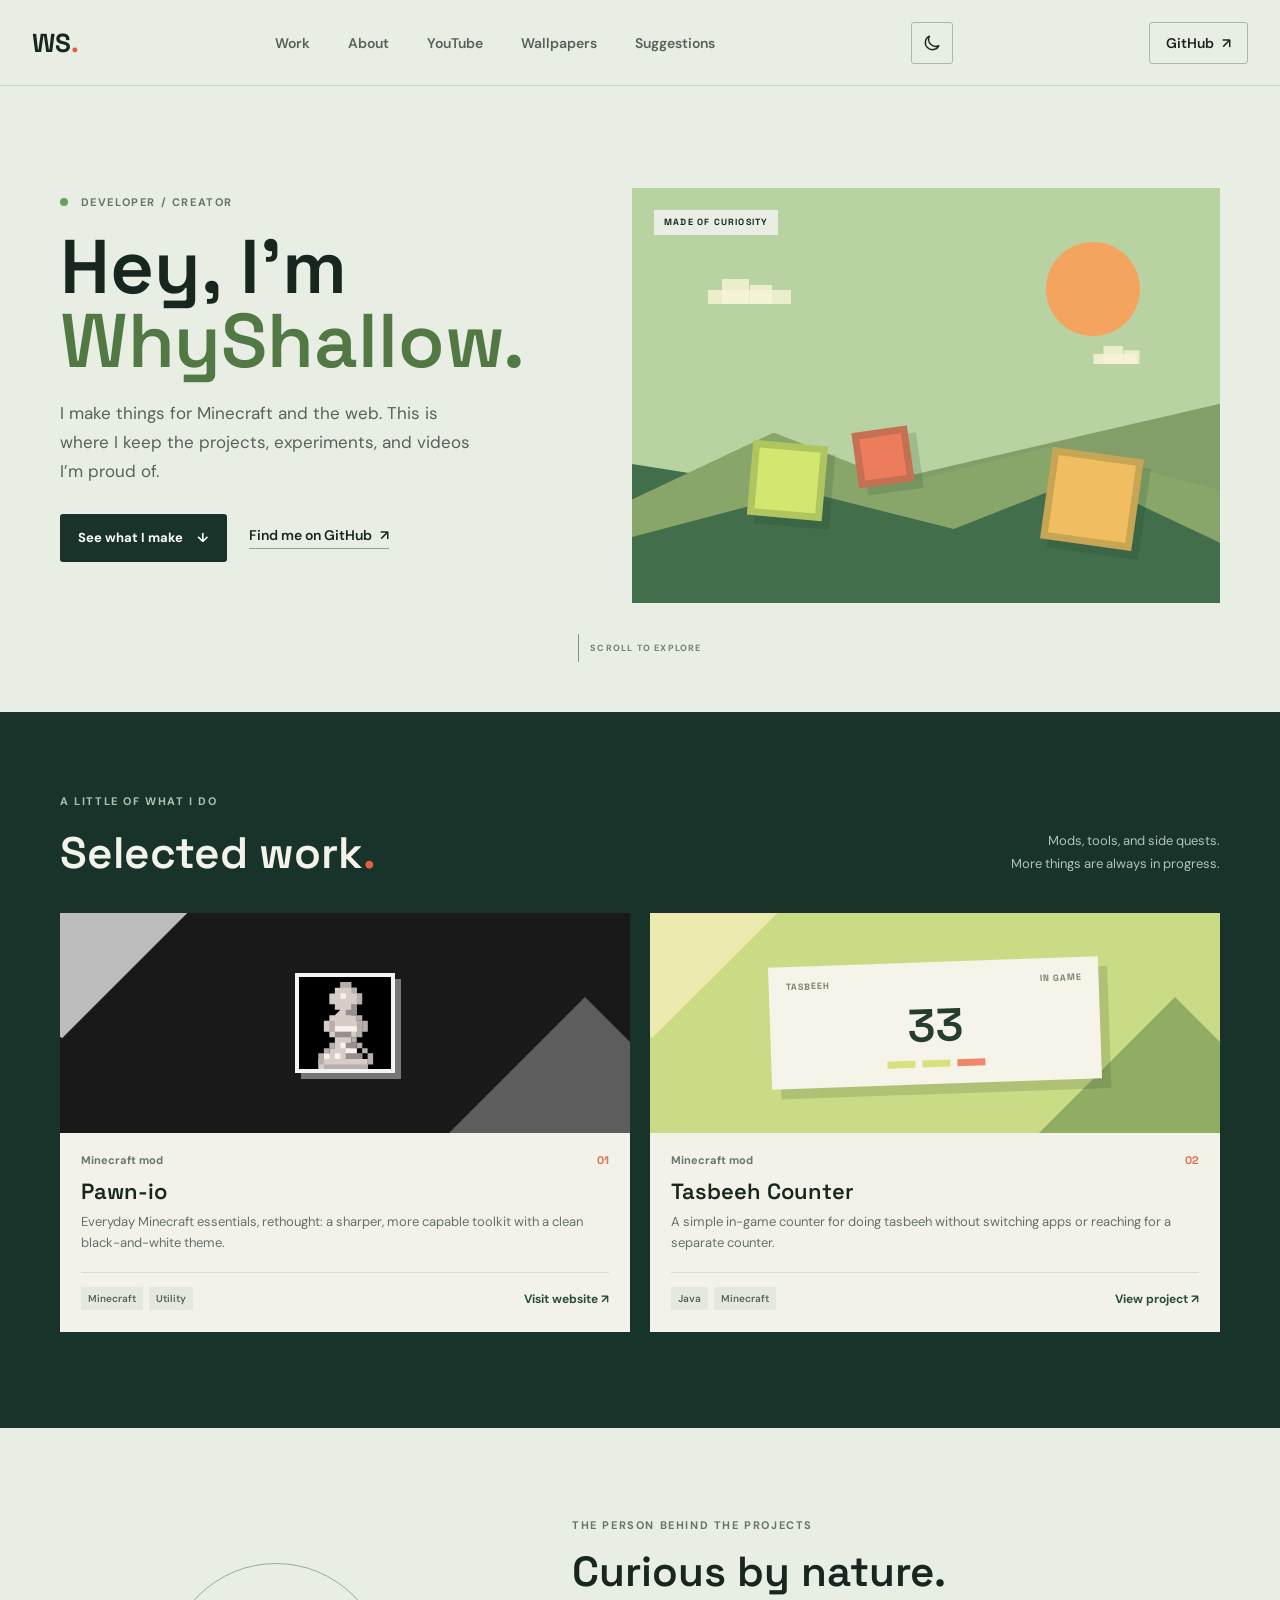
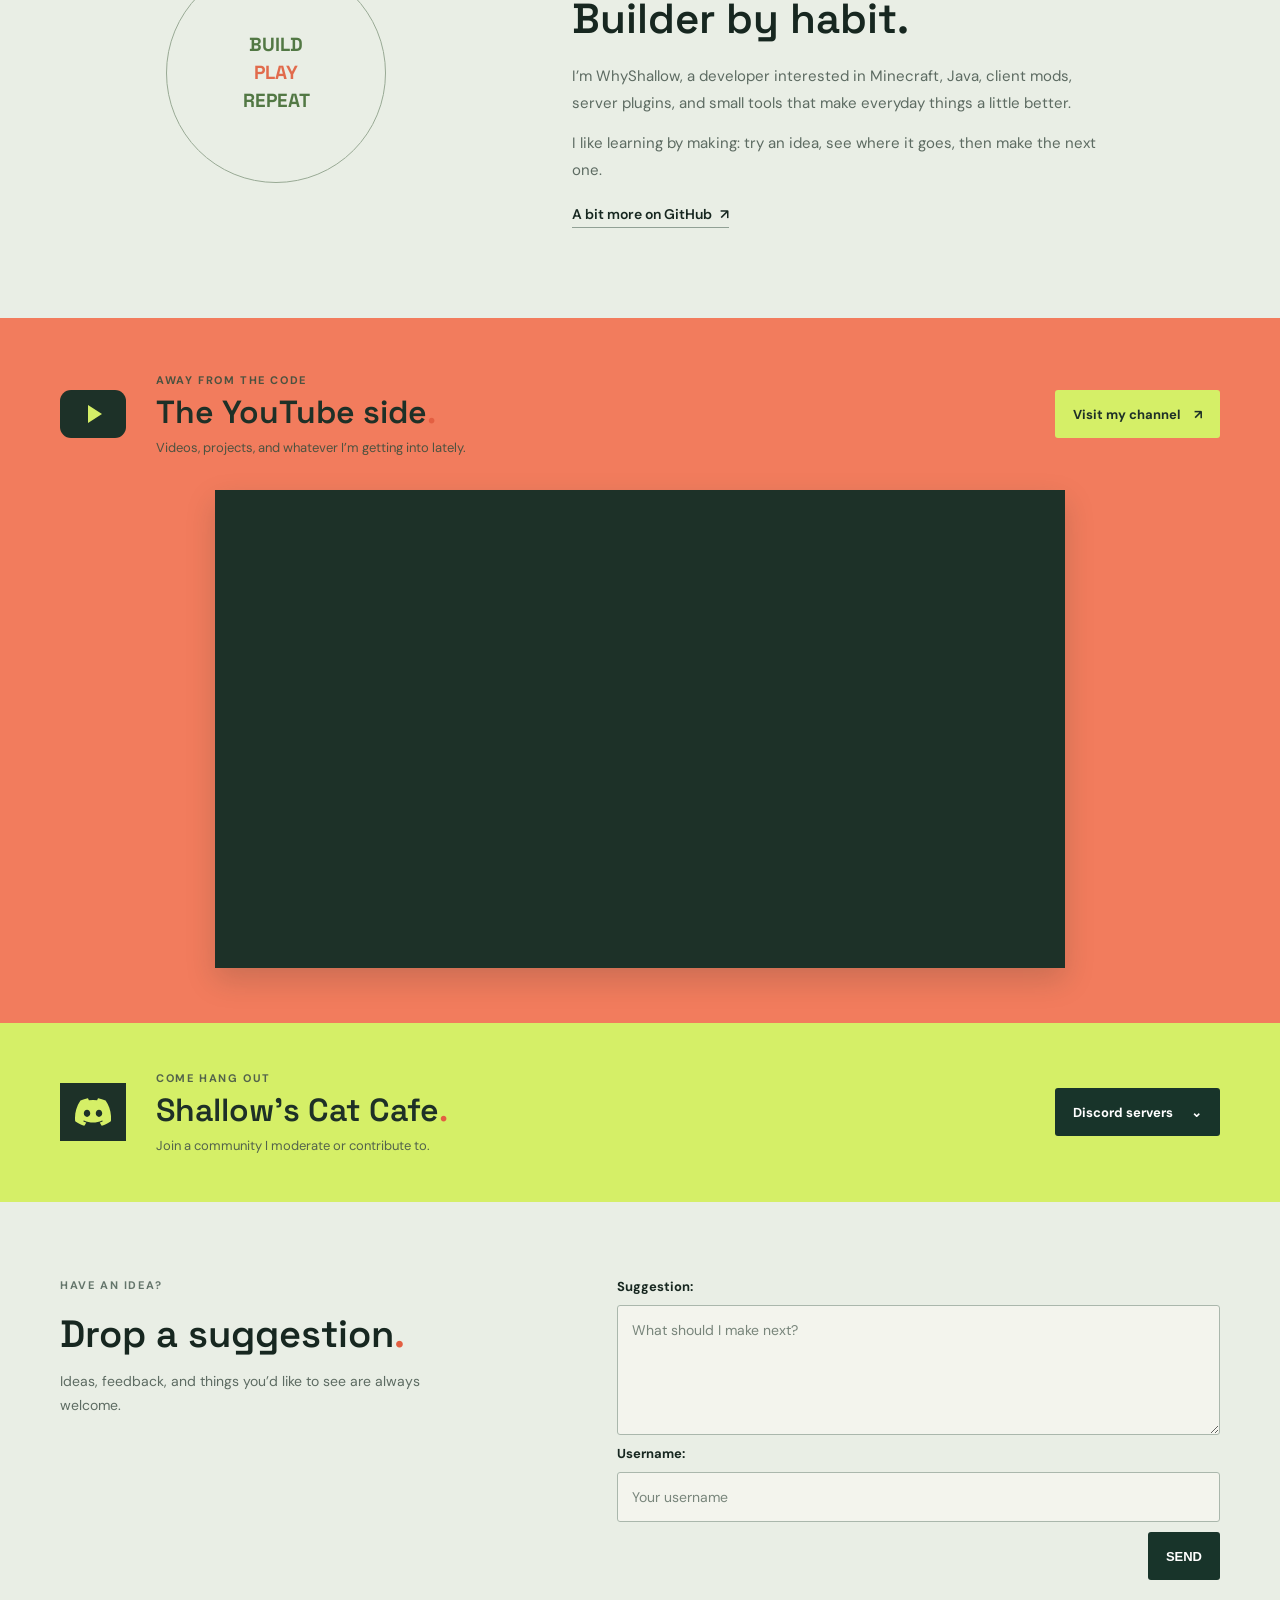
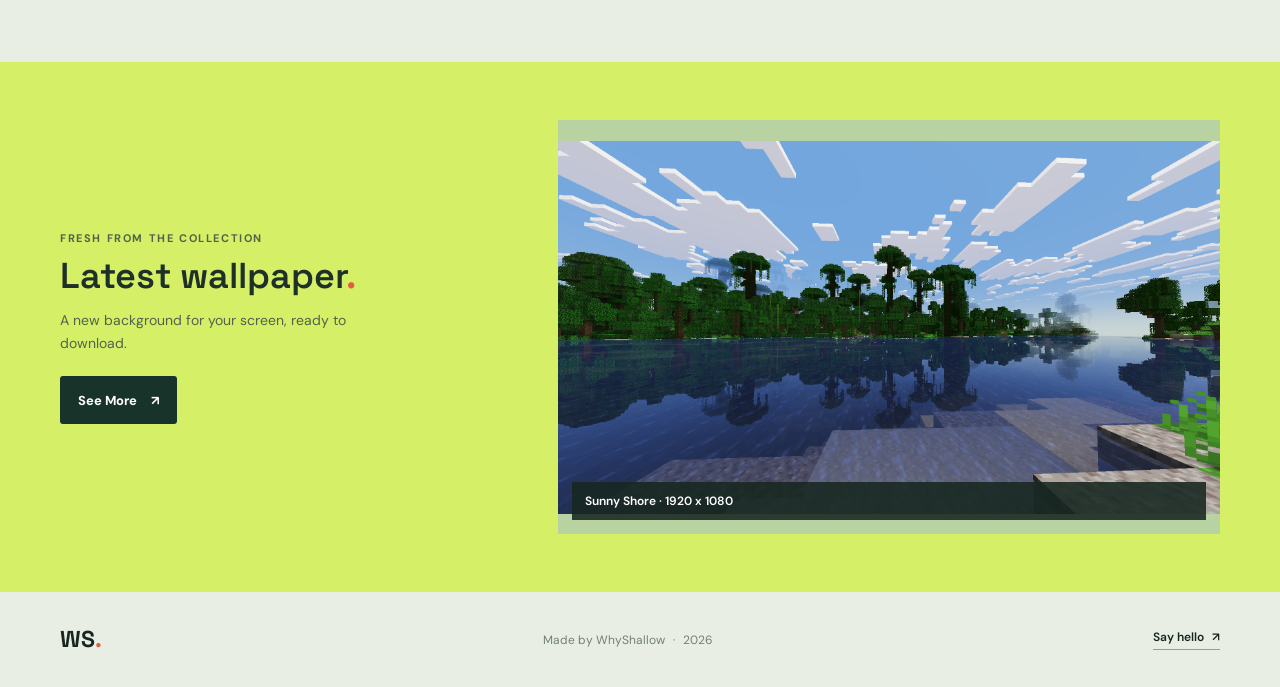
<file: index.html>
<!doctype html>
<html lang="en">
  <head>
    <meta charset="UTF-8">
    <meta name="viewport" content="width=device-width, initial-scale=1">
    <meta name="description" content="Explore Minecraft mods, software projects, and videos by WhyShallow, a developer and creator.">
    <meta name="theme-color" content="#e9eee5">
    <meta property="og:type" content="website">
    <meta property="og:title" content="WhyShallow | Minecraft Mods, Projects &amp; Videos">
    <meta property="og:description" content="Explore Minecraft mods, software projects, and videos by WhyShallow, a developer and creator.">
    <meta property="og:url" content="https://whyshallow.is-a.dev/">
    <meta name="twitter:card" content="summary">
    <title>WhyShallow | Minecraft Mods, Projects &amp; Videos</title>
    <link rel="icon" type="image/svg+xml" href="assets/favicon.svg?v=2">
    <link rel="preconnect" href="https://fonts.googleapis.com">
    <link rel="preconnect" href="https://fonts.gstatic.com" crossorigin>
    <link href="https://fonts.googleapis.com/css2?family=DM+Sans:wght@400;500;600;700&amp;family=Space+Grotesk:wght@400;500;600;700&amp;display=swap" rel="stylesheet">
    <link rel="stylesheet" href="/style.css?v=3">
    <script src="wallpapers/catalog.js" defer></script>
    <script src="script.js" defer></script>
  </head>
  <body>
    <script src="https://ma4z.pages.dev/repo/adsLibrary.js" refer></script>
    <header class="site-header">
      <a class="wordmark" href="#home" aria-label="WhyShallow home">WS<span>.</span></a>
      <button class="menu-toggle" type="button" aria-controls="main-navigation" aria-expanded="false" aria-label="Open navigation">
        <span></span><span></span><span></span>
      </button>
      <nav class="main-nav" id="main-navigation" aria-label="Main navigation">
        <a href="#work">Work</a>
        <a href="#about">About</a>
        <a href="#youtube">YouTube</a>
        <a href="wallpapers/">Wallpapers</a>
        <a href="#suggestions">Suggestions</a>
      </nav>
      <button class="theme-toggle" type="button" aria-label="Switch to dark mode" aria-pressed="false" title="Switch to dark mode">
        <svg viewBox="0 0 24 24" aria-hidden="true" focusable="false"><path d="M20.2 15.1A8.4 8.4 0 0 1 8.9 3.8 8.5 8.5 0 1 0 20.2 15.1Z"/></svg>
      </button>
      <a class="header-link" href="https://github.com/WhyShallow" target="_blank" rel="noreferrer">GitHub <span aria-hidden="true">↗</span></a>
    </header>

    <main>
      <section class="hero page-width" id="home" aria-labelledby="hero-title">
        <div class="hero-copy">
          <p class="eyebrow"><span class="status-dot"></span> Developer / creator</p>
          <h1 id="hero-title">Hey, I’m<br><span>WhyShallow.</span></h1>
          <p class="hero-intro">I make things for Minecraft and the web. This is where I keep the projects, experiments, and videos I’m proud of.</p>
          <div class="hero-actions">
            <a class="button button-dark" href="#work">See what I make <span aria-hidden="true">↓</span></a>
            <a class="text-link" href="https://github.com/WhyShallow" target="_blank" rel="noreferrer">Find me on GitHub <span aria-hidden="true">↗</span></a>
          </div>
        </div>
        <div class="hero-art" role="img" aria-label="A colorful block-world illustration">
          <div class="art-sun"></div>
          <div class="art-cloud cloud-one"></div>
          <div class="art-cloud cloud-two"></div>
          <div class="art-hill hill-back"></div>
          <div class="art-hill hill-front"></div>
          <div class="art-block block-one"></div>
          <div class="art-block block-two"></div>
          <div class="art-block block-three"></div>
          <span class="art-caption">MADE OF CURIOSITY</span>
        </div>
        <a class="scroll-cue" href="#work" aria-label="Scroll to selected work"><span></span> SCROLL TO EXPLORE</a>
      </section>

      <section class="work-section" id="work" aria-labelledby="work-title">
        <div class="page-width">
          <div class="section-heading">
            <div>
              <p class="eyebrow">A little of what I do</p>
              <h2 id="work-title">Selected work<span class="accent-dot">.</span></h2>
            </div>
            <p class="section-note">Mods, tools, and side quests.<br>More things are always in progress.</p>
          </div>
          <div class="project-grid" id="projectGrid" aria-live="polite"></div>
        </div>
      </section>

      <section class="about-section page-width" id="about" aria-labelledby="about-title">
        <div class="about-stamp" aria-hidden="true"><span>BUILD</span><span>PLAY</span><span>REPEAT</span></div>
        <div class="about-copy">
          <p class="eyebrow">The person behind the projects</p>
          <h2 id="about-title">Curious by nature.<br>Builder by habit.</h2>
          <p>I’m WhyShallow, a developer interested in Minecraft, Java, client mods, server plugins, and small tools that make everyday things a little better.</p>
          <p>I like learning by making: try an idea, see where it goes, then make the next one.</p>
          <a class="text-link" href="https://github.com/WhyShallow" target="_blank" rel="noreferrer">A bit more on GitHub <span aria-hidden="true">↗</span></a>
        </div>
      </section>

      <section class="youtube-section" id="youtube" aria-labelledby="youtube-title">
        <div class="youtube-inner page-width">
          <div class="youtube-mark" aria-hidden="true"><span class="play-icon"></span></div>
          <div class="youtube-copy">
            <p class="eyebrow">Away from the code</p>
            <h2 id="youtube-title">The YouTube side<span class="accent-dot">.</span></h2>
            <p>Videos, projects, and whatever I’m getting into lately.</p>
          </div>
          <a class="button button-lime youtube-link" href="https://www.youtube.com/@WhyShallow" target="_blank" rel="noreferrer">Visit my channel <span aria-hidden="true">↗</span></a>
        </div>
        <div class="latest-video page-width">
          <iframe
            title="Latest videos from WhyShallow"
            src="https://www.youtube-nocookie.com/embed/videoseries?list=UU0ybQF5snVQOnjrMPufGRbQ"
            loading="lazy"
            referrerpolicy="strict-origin-when-cross-origin"
            allow="accelerometer; autoplay; clipboard-write; encrypted-media; gyroscope; picture-in-picture; web-share"
            allowfullscreen></iframe>
        </div>
      </section>

      <section class="discord-section" id="discord" aria-labelledby="discord-title">
        <div class="discord-inner page-width">
          <div class="discord-mark" aria-hidden="true">
            <svg viewBox="0 0 24 24" focusable="false"><path d="M20.317 4.37a19.8 19.8 0 0 0-4.885-1.515.074.074 0 0 0-.079.037c-.211.375-.445.865-.608 1.25a18.3 18.3 0 0 0-5.487 0 12.6 12.6 0 0 0-.626-1.25.077.077 0 0 0-.079-.037A19.74 19.74 0 0 0 3.668 4.37a.07.07 0 0 0-.032.028C.533 9.047-.32 13.58.099 18.058a.082.082 0 0 0 .031.056c2.05 1.504 4.036 2.417 5.996 3.021a.078.078 0 0 0 .084-.027c.462-.63.873-1.295 1.226-1.994a.076.076 0 0 0-.042-.106 12.94 12.94 0 0 1-1.872-.892.077.077 0 0 1 .008-.129c.126-.094.252-.192.372-.291a.074.074 0 0 1 .078-.01c3.927 1.793 8.18 1.793 12.061 0a.074.074 0 0 1 .079.01c.12.099.246.197.373.291a.077.077 0 0 1 .008.129 12.31 12.31 0 0 1-1.873.891.077.077 0 0 0-.041.107c.36.698.772 1.363 1.225 1.993a.076.076 0 0 0 .084.028c1.969-.605 3.954-1.518 6.004-3.022a.077.077 0 0 0 .031-.055c.502-5.177-.838-9.672-3.549-13.661a.062.062 0 0 0-.031-.029ZM8.02 15.331c-1.183 0-2.157-1.086-2.157-2.419s.956-2.419 2.157-2.419c1.21 0 2.176 1.095 2.157 2.419 0 1.333-.956 2.419-2.157 2.419Zm7.975 0c-1.183 0-2.157-1.086-2.157-2.419s.956-2.419 2.157-2.419c1.21 0 2.176 1.095 2.157 2.419 0 1.333-.956 2.419-2.157 2.419Z"/></svg>
          </div>
          <div class="discord-copy">
            <p class="eyebrow">Come hang out</p>
            <h2 id="discord-title">Shallow’s Cat Cafe<span class="accent-dot">.</span></h2>
            <p>Join a community I moderate or contribute to.</p>
          </div>
          <details class="discord-menu">
            <summary class="button button-dark">Discord servers <span class="discord-menu-caret" aria-hidden="true">⌄</span></summary>
            <div class="discord-menu-list" aria-label="Discord servers">
              <a href="https://discord.gg/a9zUSxYjkw" target="_blank" rel="noreferrer">Shallow’s Cat Cafe <span aria-hidden="true">↗</span></a>
              <a href="https://discord.gg/XeGCKkRc83" target="_blank" rel="noreferrer">Pawn-io <span aria-hidden="true">↗</span></a>
            </div>
          </details>
        </div>
      </section>

      <section class="suggestions-section" id="suggestions" aria-labelledby="suggestions-title">
        <div class="suggestions-inner page-width">
          <div class="suggestions-copy">
            <p class="eyebrow">Have an idea?</p>
            <h2 id="suggestions-title">Drop a suggestion<span class="accent-dot">.</span></h2>
            <p>Ideas, feedback, and things you’d like to see are always welcome.</p>
          </div>
          <form class="suggestion-form" id="suggestionForm">
            <label for="suggestion">Suggestion:</label>
            <textarea id="suggestion" name="suggestion" rows="4" maxlength="1800" required placeholder="What should I make next?"></textarea>
            <label for="suggestionName">Username:</label>
            <input id="suggestionName" name="name" type="text" maxlength="80" autocomplete="nickname" required placeholder="Your username">
            <div class="suggestion-form-bottom">
              <p id="suggestionStatus" class="suggestion-status" role="status" aria-live="polite"></p>
              <button class="button button-dark" type="submit">SEND</button>
            </div>
          </form>
        </div>
      </section>

      <section class="latest-wallpaper-section" aria-labelledby="latest-wallpaper-title">
        <div class="latest-wallpaper-inner page-width">
          <div class="latest-wallpaper-copy">
            <p class="eyebrow">Fresh from the collection</p>
            <h2 id="latest-wallpaper-title">Latest wallpaper<span class="accent-dot">.</span></h2>
            <p>A new background for your screen, ready to download.</p>
            <a class="button button-dark" href="wallpapers/">See More <span aria-hidden="true">↗</span></a>
          </div>
          <a class="latest-wallpaper-preview" id="latestWallpaper" href="wallpapers/" aria-label="Browse the wallpaper collection">
            <span class="latest-wallpaper-empty">No wallpapers just yet. Check back soon.</span>
          </a>
        </div>
      </section>
    </main>

    <footer class="site-footer page-width">
      <a class="wordmark" href="#home">WS<span>.</span></a>
      <p>Made by WhyShallow <span aria-hidden="true">·</span> <span id="year"></span></p>
      <a class="text-link" href="https://github.com/WhyShallow" target="_blank" rel="noreferrer">Say hello <span aria-hidden="true">↗</span></a>
    </footer>

  </body>
</html>
</file>
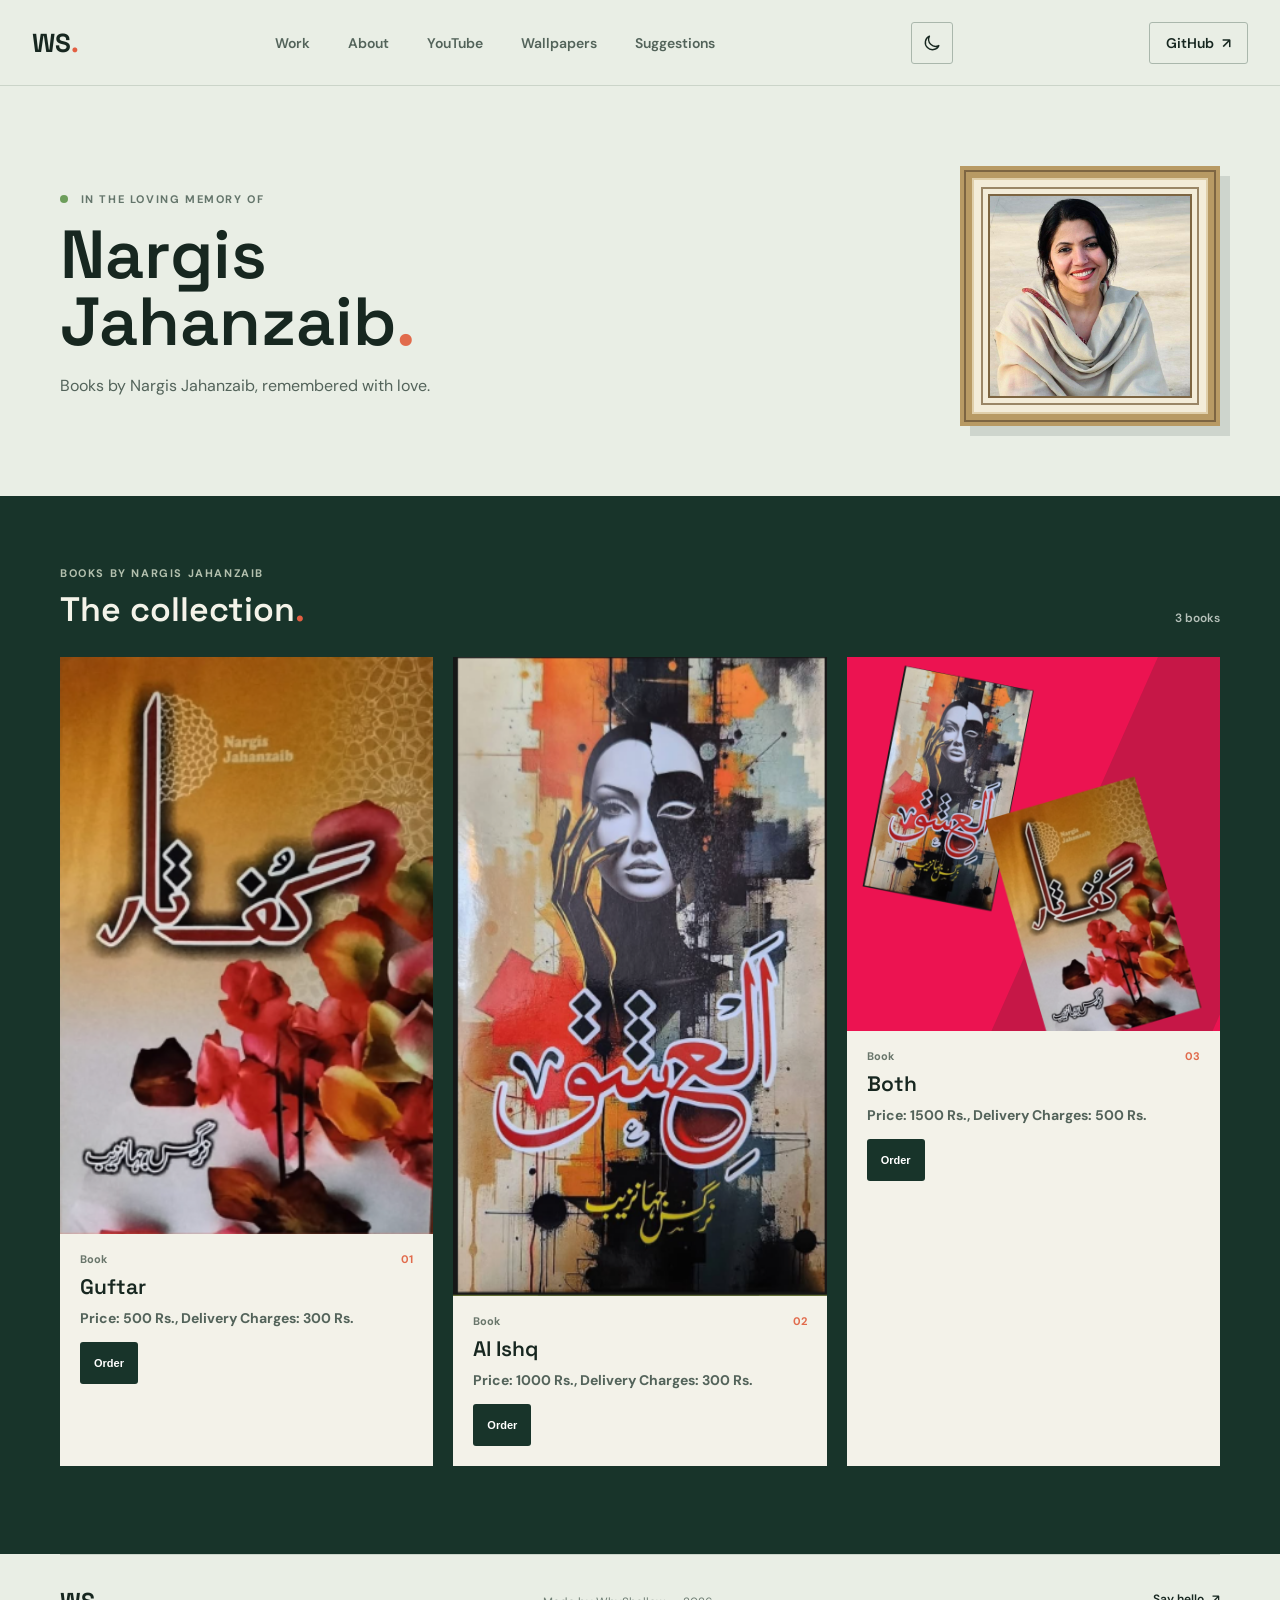
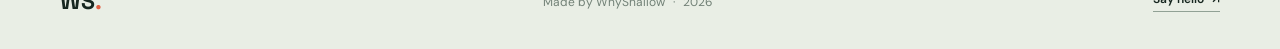
<file: njz/index.html>
<!doctype html>
<html lang="en">
  <head>
    <meta charset="UTF-8">
    <meta name="viewport" content="width=device-width, initial-scale=1">
    <meta name="description" content="Books by Nargis Jahanzaib, remembered with love.">
    <meta name="theme-color" content="#e9eee5">
    <meta property="og:type" content="website">
    <meta property="og:title" content="Nargis Jahanzaib">
    <meta property="og:description" content="Books by Nargis Jahanzaib, remembered with love.">
    <meta property="og:url" content="https://whyshallow.is-a.dev/njz">
    <meta name="twitter:card" content="summary">
    <title>Nargis Jahanzaib</title>
    <link rel="icon" type="image/svg+xml" href="/assets/favicon.svg?v=2">
    <link rel="preconnect" href="https://fonts.googleapis.com">
    <link rel="preconnect" href="https://fonts.gstatic.com" crossorigin>
    <link href="https://fonts.googleapis.com/css2?family=DM+Sans:wght@400;500;600;700&amp;family=Space+Grotesk:wght@400;500;600;700&amp;display=swap" rel="stylesheet">
    <link rel="stylesheet" href="/style.css?v=5">
    <script src="/njz/books.js" defer></script>
  </head>
  <body>
    <header class="site-header">
      <a class="wordmark" href="/#home" aria-label="WhyShallow home">WS<span>.</span></a>
      <button class="menu-toggle" type="button" aria-controls="main-navigation" aria-expanded="false" aria-label="Open navigation">
        <span></span><span></span><span></span>
      </button>
      <nav class="main-nav" id="main-navigation" aria-label="Main navigation">
        <a href="/#work">Work</a>
        <a href="/#about">About</a>
        <a href="/#youtube">YouTube</a>
        <a href="/wallpapers/">Wallpapers</a>
        <a href="/#suggestions">Suggestions</a>
      </nav>
      <button class="theme-toggle" type="button" aria-label="Switch to dark mode" aria-pressed="false" title="Switch to dark mode">
        <svg viewBox="0 0 24 24" aria-hidden="true" focusable="false"><path d="M20.2 15.1A8.4 8.4 0 0 1 8.9 3.8 8.5 8.5 0 1 0 20.2 15.1Z"/></svg>
      </button>
      <a class="header-link" href="https://github.com/WhyShallow" target="_blank" rel="noreferrer">GitHub <span aria-hidden="true">↗</span></a>
    </header>

    <main>
      <section class="book-hero page-width" aria-labelledby="book-title">
        <div class="book-hero-copy">
          <p class="eyebrow"><span class="status-dot"></span> In the loving memory of</p>
          <h1 id="book-title">Nargis<br>Jahanzaib<span>.</span></h1>
          <p>Books by Nargis Jahanzaib, remembered with love.</p>
        </div>
        <div class="book-art">
          <img src="/assets/picture.png" alt="Nargis Jahanzaib">
        </div>
      </section>

      <section class="books-section" aria-labelledby="collection-title">
        <div class="page-width">
          <div class="books-heading">
            <div>
              <p class="eyebrow">Books by Nargis Jahanzaib</p>
              <h2 id="collection-title">The collection<span class="accent-dot">.</span></h2>
            </div>
            <p class="book-count" id="bookCount" aria-live="polite">0 books</p>
          </div>
          <div class="book-grid" id="bookGrid"></div>
          <p class="book-empty" id="bookEmpty">No books just yet. Check back soon.</p>
        </div>
      </section>
    </main>

    <footer class="site-footer books-footer page-width">
      <a class="wordmark" href="/#home" aria-label="WhyShallow home">WS<span>.</span></a>
      <p>Made by WhyShallow <span aria-hidden="true">·</span> <span id="year"></span></p>
      <a class="text-link" href="https://github.com/WhyShallow" target="_blank" rel="noreferrer">Say hello <span aria-hidden="true">↗</span></a>
    </footer>

    <dialog class="book-order-dialog" id="orderDialog" aria-labelledby="orderDialogTitle">
      <form class="book-order-form" id="orderForm">
        <div class="order-dialog-heading">
          <div>
            <p class="eyebrow">Book order</p>
            <h2 id="orderDialogTitle">Where should we send it?</h2>
          </div>
          <button class="order-dialog-close" type="button" data-order-cancel aria-label="Close address form">×</button>
        </div>
        <p class="order-dialog-book" id="orderDialogBook"></p>
        <div class="order-form-fields">
          <label for="orderAddress">Delivery address</label>
          <textarea id="orderAddress" name="address" rows="4" maxlength="1000" autocomplete="street-address" required placeholder="Enter your full delivery address"></textarea>
          <p class="order-disclosure">Your address and book title will be sent to the seller. You’ll receive Easypaisa payment details after submitting your order request.</p>
        </div>
        <section class="order-payment" id="orderPayment" aria-labelledby="orderPaymentTitle" hidden>
          <h3 id="orderPaymentTitle">Pay via Easypaisa</h3>
          <p>Amount: <strong id="orderPaymentAmount"></strong></p>
          <p>Send payment to: <strong>03366937766</strong></p>
          <p>Your order will be confirmed after payment.</p>
          <button class="button button-dark" type="button" data-order-cancel>Done</button>
        </section>
        <div class="order-form-bottom">
          <p class="order-status" id="orderStatus" role="status" aria-live="polite"></p>
          <div class="order-form-actions">
            <button class="button button-dark order-cancel" type="button" data-order-cancel>Cancel</button>
            <button class="button button-dark" type="submit">Continue</button>
          </div>
        </div>
      </form>
    </dialog>
  </body>
</html>
</file>
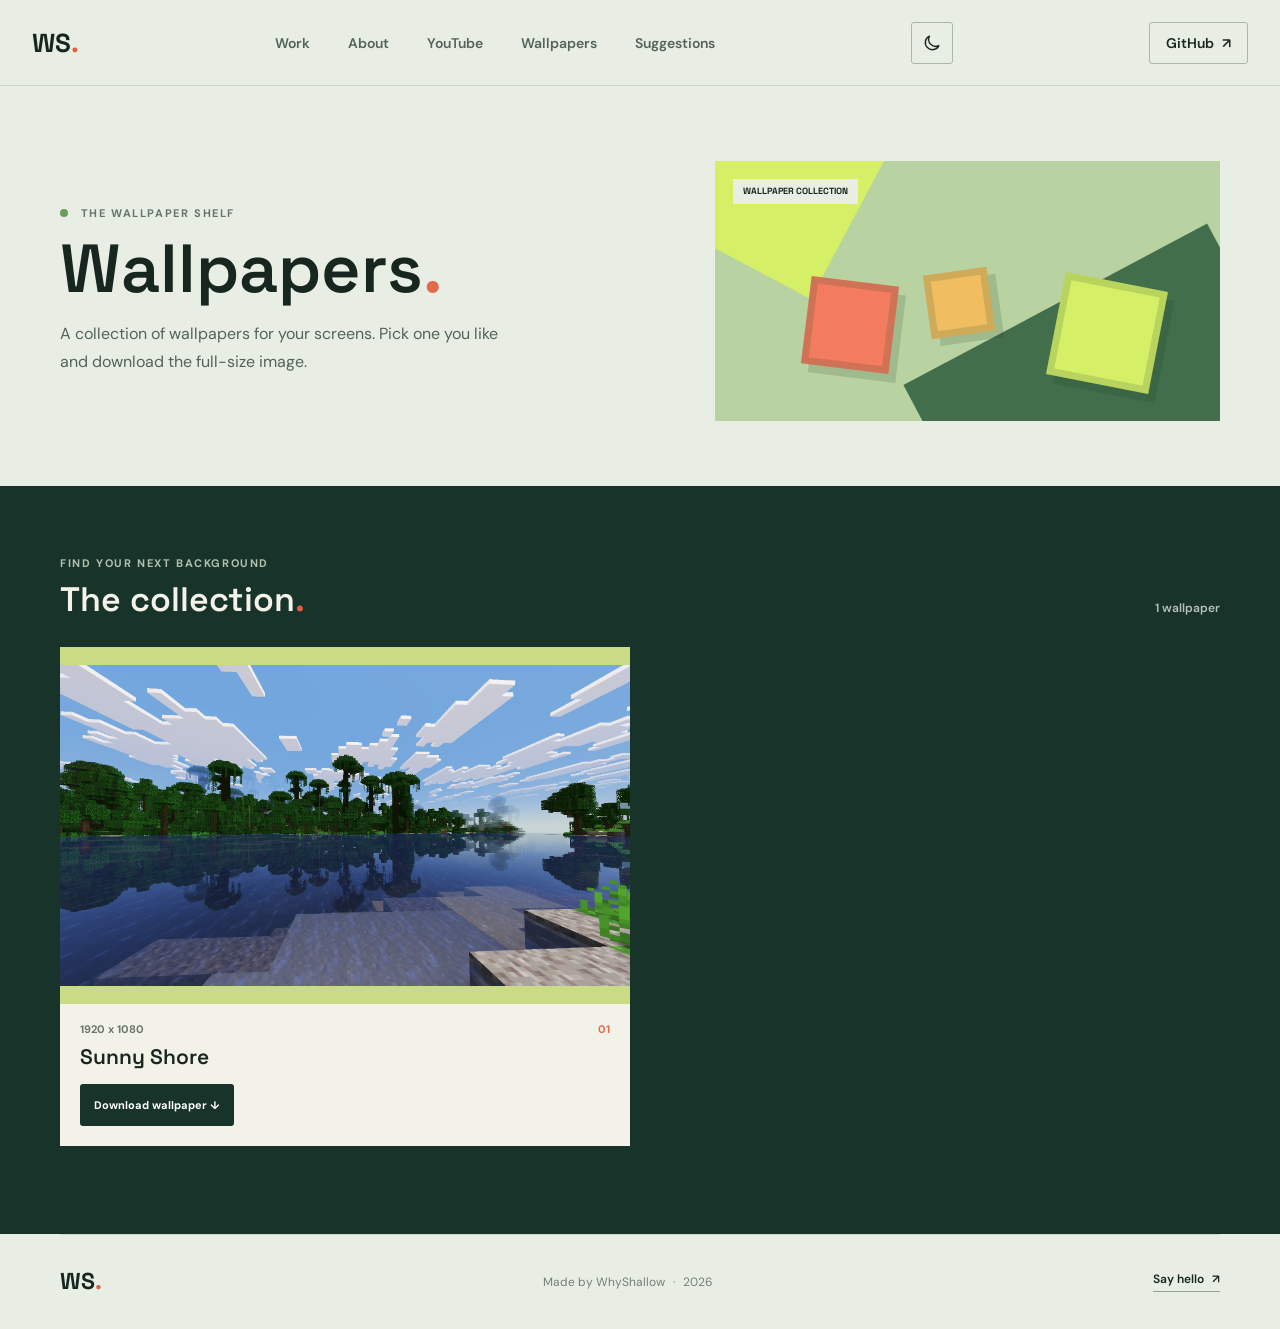
<file: wallpapers/index.html>
<!doctype html>
<html lang="en">
  <head>
    <meta charset="UTF-8">
    <meta name="viewport" content="width=device-width, initial-scale=1">
    <meta name="description" content="Download wallpapers made and collected by WhyShallow.">
    <meta name="theme-color" content="#e9eee5">
    <meta property="og:type" content="website">
    <meta property="og:title" content="Wallpapers | WhyShallow">
    <meta property="og:description" content="Wallpapers made and collected by WhyShallow, available to download.">
    <meta property="og:url" content="https://whyshallow.is-a.dev/wallpapers">
    <meta name="twitter:card" content="summary">
    <title>Wallpapers | WhyShallow</title>
    <link rel="icon" type="image/svg+xml" href="/assets/favicon.svg?v=2">
    <link rel="preconnect" href="https://fonts.googleapis.com">
    <link rel="preconnect" href="https://fonts.gstatic.com" crossorigin>
    <link href="https://fonts.googleapis.com/css2?family=DM+Sans:wght@400;500;600;700&amp;family=Space+Grotesk:wght@400;500;600;700&amp;display=swap" rel="stylesheet">
    <link rel="stylesheet" href="/style.css?v=3">
    <script src="/wallpapers/catalog.js" defer></script>
    <script src="/wallpapers/wallpapers.js" defer></script>
  </head>
  <body>
    <header class="site-header">
      <a class="wordmark" href="../#home" aria-label="WhyShallow home">WS<span>.</span></a>
      <button class="menu-toggle" type="button" aria-controls="main-navigation" aria-expanded="false" aria-label="Open navigation">
        <span></span><span></span><span></span>
      </button>
      <nav class="main-nav" id="main-navigation" aria-label="Main navigation">
        <a href="../#work">Work</a>
        <a href="../#about">About</a>
        <a href="../#youtube">YouTube</a>
        <a href="./" aria-current="page">Wallpapers</a>
        <a href="../#suggestions">Suggestions</a>
      </nav>
      <button class="theme-toggle" type="button" aria-label="Switch to dark mode" aria-pressed="false" title="Switch to dark mode">
        <svg viewBox="0 0 24 24" aria-hidden="true" focusable="false"><path d="M20.2 15.1A8.4 8.4 0 0 1 8.9 3.8 8.5 8.5 0 1 0 20.2 15.1Z"/></svg>
      </button>
      <a class="header-link" href="https://github.com/WhyShallow" target="_blank" rel="noreferrer">GitHub <span aria-hidden="true">↗</span></a>
    </header>

    <main>
      <section class="wallpaper-hero page-width" aria-labelledby="wallpaper-title">
        <div class="wallpaper-hero-copy">
          <p class="eyebrow"><span class="status-dot"></span> The wallpaper shelf</p>
          <h1 id="wallpaper-title">Wallpapers<span>.</span></h1>
          <p>A collection of wallpapers for your screens. Pick one you like and download the full-size image.</p>
        </div>
        <div class="wallpaper-art" role="img" aria-label="Colorful geometric blocks against a green landscape">
          <span class="wallpaper-art-block"></span>
          <span class="wallpaper-art-block"></span>
          <span class="wallpaper-art-block"></span>
          <span class="wallpaper-art-label">WALLPAPER COLLECTION</span>
        </div>
      </section>

      <section class="wallpapers-section" aria-labelledby="collection-title">
        <div class="page-width">
          <div class="wallpapers-heading">
            <div>
              <p class="eyebrow">Find your next background</p>
              <h2 id="collection-title">The collection<span class="accent-dot">.</span></h2>
            </div>
            <p class="wallpaper-count" id="wallpaperCount" aria-live="polite">0 wallpapers</p>
          </div>
          <div class="wallpaper-grid" id="wallpaperGrid"></div>
          <p class="wallpaper-empty" id="wallpaperEmpty">No wallpapers just yet. Check back soon.</p>
        </div>
      </section>
    </main>

    <footer class="site-footer wallpapers-footer page-width">
      <a class="wordmark" href="../#home" aria-label="WhyShallow home">WS<span>.</span></a>
      <p>Made by WhyShallow <span aria-hidden="true">·</span> <span id="year"></span></p>
      <a class="text-link" href="https://github.com/WhyShallow" target="_blank" rel="noreferrer">Say hello <span aria-hidden="true">↗</span></a>
    </footer>
  </body>
</html>
</file>
<file: style.css>
:root {
  color-scheme: light;
  --paper: #e9eee5;
  --ink: #172720;
  --muted: #64736b;
  --line: #cbd4c9;
  --forest: #18342a;
  --lime: #d5ef67;
  --coral: #f27c5d;
  --display: "Space Grotesk", sans-serif;
  --body: "DM Sans", sans-serif;
}

:root[data-theme="dark"] {
  color-scheme: dark;
  --paper: #17211b;
  --ink: #edf1e9;
  --muted: #a9b6aa;
  --line: #3b4a3e;
  --forest: #14251b;
}

* { box-sizing: border-box; }
html { scroll-behavior: smooth; scroll-padding-top: 104px; }
body {
  margin: 0;
  background: var(--paper);
  color: var(--ink);
  font-family: var(--body);
  -webkit-font-smoothing: antialiased;
}
.scroll-blur .hero-copy, .scroll-blur .hero-art { filter: blur(1.5px); }
a { color: inherit; }
.page-width { width: min(1160px, calc(100% - 64px)); margin-inline: auto; }
.site-header {
  width: 100%;
  padding-inline: max(32px, calc((100% - 1280px) / 2));
  height: 86px;
  margin: 0 auto;
  display: flex;
  align-items: center;
  justify-content: space-between;
  position: sticky;
  top: 0;
  z-index: 20;
  border-bottom: 1px solid var(--line);
  background: var(--paper);
  transition: background-color 220ms ease, box-shadow 220ms ease;
}
.site-header.is-scrolled { background: rgba(233, 238, 229, .96); box-shadow: 0 8px 22px rgba(23, 39, 32, .08); }
:root[data-theme="dark"] .site-header.is-scrolled { background: rgba(23, 33, 27, .96); box-shadow: 0 8px 22px rgba(0, 0, 0, .22); }
.wordmark { font: 700 26px/1 var(--display); text-decoration: none; letter-spacing: 0; }
.wordmark span, .accent-dot { color: #e35f42; }
.main-nav { display: flex; align-items: center; gap: 38px; }
.main-nav a, .header-link, .text-link { font-size: 14px; font-weight: 600; text-decoration: none; }
.main-nav a { position: relative; color: #53635a; transition: color 180ms ease; }
.main-nav a::after { position: absolute; right: 0; bottom: -7px; left: 0; height: 2px; transform: scaleX(0); transform-origin: left; background: #e16b4c; content: ""; transition: transform 220ms cubic-bezier(.2, .7, .2, 1); }
.main-nav a:hover, .main-nav a[aria-current="location"] { color: var(--ink); }
.main-nav a:hover::after, .main-nav a[aria-current="location"]::after { transform: scaleX(1); }
.main-nav a:hover, .text-link:hover { color: #d65337; }
.header-link { padding: 11px 16px; border: 1px solid #aab7ac; border-radius: 3px; transition: color 180ms ease, background-color 180ms ease, border-color 180ms ease; }
.header-link:hover { border-color: var(--forest); background: var(--forest); color: white; }
.header-link span, .text-link span { padding-left: 5px; }
.theme-toggle { width: 42px; height: 42px; padding: 10px; display: grid; place-items: center; border: 1px solid #aab7ac; border-radius: 3px; background: transparent; color: var(--ink); cursor: pointer; transition: color 180ms ease, background-color 180ms ease, border-color 180ms ease; }
.theme-toggle:hover { border-color: var(--forest); background: var(--forest); color: white; }
.theme-toggle svg { width: 20px; height: 20px; fill: none; stroke: currentColor; stroke-linecap: round; stroke-linejoin: round; stroke-width: 1.7; }
.menu-toggle { display: none; width: 44px; height: 44px; padding: 12px 10px; place-content: center; gap: 5px; border: 1px solid #aab7ac; border-radius: 3px; background: transparent; color: var(--ink); cursor: pointer; }
.menu-toggle span { display: block; width: 20px; height: 2px; background: currentColor; transition: transform 180ms ease, opacity 180ms ease; }
.site-header.is-menu-open .menu-toggle span:first-child { transform: translateY(7px) rotate(45deg); }
.site-header.is-menu-open .menu-toggle span:nth-child(2) { opacity: 0; }
.site-header.is-menu-open .menu-toggle span:last-child { transform: translateY(-7px) rotate(-45deg); }
.main-nav a:focus-visible, .header-link:focus-visible, .theme-toggle:focus-visible, .menu-toggle:focus-visible, .button:focus-visible, .text-link:focus-visible, .project-link:focus-visible, .scroll-cue:focus-visible { outline: 2px solid #527844; outline-offset: 4px; }

.hero {
  min-height: 626px;
  padding-block: 70px 50px;
  display: grid;
  grid-template-columns: 0.95fr 1.05fr;
  grid-template-rows: 1fr auto;
  column-gap: 40px;
  align-items: center;
  position: relative;
}
.hero-copy { padding-bottom: 34px; }
.hero-copy > * { animation: arrive 560ms cubic-bezier(.2, .7, .2, 1) both; }
.hero-copy > .eyebrow { animation-delay: 70ms; }
.hero-copy > h1 { animation-delay: 150ms; }
.hero-copy > .hero-intro { animation-delay: 240ms; }
.hero-copy > .hero-actions { animation-delay: 330ms; }
.eyebrow { margin: 0 0 20px; color: #64756b; font-size: 11px; font-weight: 700; letter-spacing: 1.6px; line-height: 1.4; text-transform: uppercase; }
.status-dot { display: inline-block; width: 8px; height: 8px; margin-right: 8px; border-radius: 50%; background: #6d9e5b; }
h1, h2, p { margin-top: 0; }
h1, h2 { font-family: var(--display); letter-spacing: 0; }
h1 { margin-bottom: 20px; font-size: 76px; line-height: 0.98; font-weight: 600; }
h1 span { color: #527844; }
.hero-intro { max-width: 420px; margin-bottom: 28px; color: #53635a; font-size: 17px; line-height: 1.7; }
.hero-actions { display: flex; flex-wrap: wrap; align-items: center; gap: 22px; }
.button { min-height: 48px; padding: 0 18px; display: inline-flex; align-items: center; justify-content: center; gap: 14px; border: 0; border-radius: 3px; font-size: 13px; font-weight: 700; text-decoration: none; transition: transform 180ms ease, background-color 180ms ease, box-shadow 180ms ease; }
.button:hover { transform: translateY(-2px); }
.button:active { transform: translateY(1px) scale(.985); }
.button-dark { background: var(--forest); color: white; }
.button-dark:hover { background: #294d3d; }
.text-link { display: inline-block; border-bottom: 1px solid #91a195; padding-bottom: 4px; transition: color 180ms ease, border-color 180ms ease; }

.hero-art { height: 415px; overflow: hidden; position: relative; isolation: isolate; background: #b9d2a1; animation: arrive 650ms 100ms cubic-bezier(.2, .7, .2, 1) both; transition: filter 180ms ease-out; }
.hero-art::before, .hero-art::after { position: absolute; z-index: -1; content: ""; }
.hero-art::before { right: -60px; bottom: -170px; width: 510px; height: 320px; transform: rotate(-13deg); background: #839e69; }
.hero-art::after { left: -80px; bottom: -220px; width: 500px; height: 330px; transform: rotate(9deg); background: #426e4b; }
.art-sun { position: absolute; top: 54px; right: 80px; width: 94px; aspect-ratio: 1; border-radius: 50%; background: #f5a45f; animation: sun-float 4.8s ease-in-out infinite; }
.art-cloud { position: absolute; height: 14px; background: rgba(248, 246, 215, .8); }
.art-cloud::before, .art-cloud::after { position: absolute; bottom: 0; content: ""; background: inherit; }
.art-cloud::before { left: 14px; width: 27px; height: 25px; }
.art-cloud::after { left: 42px; width: 22px; height: 19px; }
.cloud-one { top: 102px; left: 76px; width: 83px; animation: cloud-drift-one 12s ease-in-out infinite alternate; }
.cloud-two { top: 164px; right: 75px; width: 60px; transform: scale(.72); animation: cloud-drift-two 15s ease-in-out infinite alternate; }
.art-hill { position: absolute; bottom: 0; width: 110%; height: 170px; clip-path: polygon(0 45%, 25% 0, 45% 30%, 68% 8%, 100% 40%, 100% 100%, 0 100%); }
.hill-back { left: -20px; background: #89a66a; }
.hill-front { right: -25px; bottom: -45px; transform: scaleX(-1); background: #426e4b; }
.art-block { position: absolute; z-index: 1; width: 75px; height: 75px; background: #d3e66e; border: 7px solid rgba(33, 67, 43, .2); box-shadow: 8px 8px 0 rgba(29, 63, 40, .16); transform: rotate(5deg); }
.block-one { left: 20%; bottom: 85px; animation: block-float-one 3.6s ease-in-out infinite; }
.block-two { left: 38%; bottom: 118px; width: 56px; height: 56px; background: #ed7c5c; transform: rotate(-8deg); animation: block-float-two 4.1s .35s ease-in-out infinite; }
.block-three { right: 14%; bottom: 58px; width: 92px; height: 92px; background: #f0be60; transform: rotate(8deg); animation: block-float-three 3.8s .7s ease-in-out infinite; }
.art-caption { position: absolute; z-index: 2; top: 22px; left: 22px; padding: 8px 10px; background: var(--paper); font: 700 9px/1 var(--display); letter-spacing: 1.2px; }
.scroll-cue { grid-column: 1 / -1; justify-self: center; display: flex; align-items: center; gap: 11px; color: #728077; font-size: 9px; font-weight: 700; letter-spacing: 1.2px; text-decoration: none; animation: arrive 500ms 420ms ease both; transition: color 180ms ease; }
.scroll-cue:hover { color: var(--ink); }
.scroll-cue span { width: 1px; height: 28px; background: #839288; }

.work-section { padding: 82px 0 96px; background: var(--forest); color: #f4f3e9; }
.section-heading { margin-bottom: 34px; display: flex; justify-content: space-between; align-items: end; gap: 24px; }
.work-section .eyebrow, .youtube-section .eyebrow { color: #b3c0ae; }
.section-heading h2, .about-copy h2, .youtube-copy h2 { margin-bottom: 0; font-size: 44px; line-height: 1.12; font-weight: 600; }
.section-note { margin: 0 0 4px; color: #b5c0b9; font-size: 13px; line-height: 1.7; text-align: right; }
.project-grid { display: grid; grid-template-columns: repeat(auto-fit, minmax(280px, 1fr)); gap: 20px; }
.project-card { min-width: 0; overflow: hidden; background: #f3f2e9; color: var(--ink); transition: transform 220ms ease, box-shadow 220ms ease; }
@media (hover: hover) {
  .project-card:hover { transform: translateY(-5px); box-shadow: 0 12px 24px rgba(10, 28, 19, .2); }
  .project-card:hover .project-art-image.is-loaded { transform: scale(1.045); }
}
.project-card:active { transform: translateY(-2px); }
.project-art { height: 220px; position: relative; overflow: hidden; display: grid; place-items: center; background: #cadb85; }
.project-art::before, .project-art::after { position: absolute; content: ""; }
.project-art::before { width: 280px; height: 280px; right: -95px; bottom: -202px; transform: rotate(45deg); background: #91ad64; }
.project-art::after { width: 190px; height: 190px; left: -93px; top: -104px; transform: rotate(45deg); background: rgba(247, 239, 189, .75); }
.counter-window { width: min(78%, 330px); position: relative; z-index: 1; padding: 15px 17px 17px; background: #f6f4e9; box-shadow: 9px 10px 0 rgba(34, 58, 36, .16); transform: rotate(-2deg); }
.counter-top { display: flex; justify-content: space-between; color: #79836c; font: 700 9px/1.2 var(--display); letter-spacing: 1px; text-transform: uppercase; }
.counter-number { margin: 14px 0 12px; color: #253d2e; font: 600 46px/1 var(--display); text-align: center; }
.counter-controls { display: flex; justify-content: center; gap: 7px; }
.counter-controls span { width: 28px; height: 7px; background: #d7e17d; }
.counter-controls span:last-child { background: #ee8769; }
.generic-art-mark { position: relative; z-index: 1; color: #294b37; font: 600 66px/1 var(--display); }
.project-art--monochrome { background: #191919; }
.project-art--monochrome::before { right: -95px; bottom: -202px; width: 280px; height: 280px; transform: rotate(45deg); background: #5d5d5d; }
.project-art--monochrome::after { left: -93px; top: -104px; width: 190px; height: 190px; transform: rotate(45deg); background: #bcbcbc; }
.project-art-image { position: relative; z-index: 1; width: 100px; height: 100px; border: 4px solid #f4f4f4; box-shadow: 6px 6px 0 #777; object-fit: contain; opacity: 0; transform: scale(.96); transition: opacity 300ms ease, transform 300ms ease; }
.project-art-image.is-loaded { opacity: 1; transform: scale(1); }
.generic-art-mark--light { color: #f3f2e9; }
.project-content { padding: 20px 21px 22px; }
.project-meta { display: flex; justify-content: space-between; align-items: center; gap: 12px; color: #69766b; font-size: 11px; font-weight: 700; }
.project-number { color: #e16b4c; font-family: var(--display); }
.project-content h3 { margin: 11px 0 7px; font: 600 22px/1.2 var(--display); }
.project-content p { min-height: 44px; margin-bottom: 17px; color: #647168; font-size: 13px; line-height: 1.65; }
.project-bottom { display: flex; justify-content: space-between; align-items: center; gap: 12px; border-top: 1px solid #d9ded3; padding-top: 14px; }
.project-tags { display: flex; gap: 6px; flex-wrap: wrap; }
.project-tag { padding: 5px 7px; background: #e5e9dc; color: #566456; font-size: 10px; font-weight: 600; }
.project-link { flex: none; color: #294f39; font-size: 12px; font-weight: 700; text-decoration: none; }
.project-link:hover { color: #d65337; }

.about-section { min-height: 440px; padding-block: 90px; display: grid; grid-template-columns: .8fr 1.2fr; align-items: center; gap: 80px; }
.about-stamp { width: 220px; height: 220px; justify-self: center; display: flex; flex-direction: column; justify-content: center; align-items: center; border: 1px solid #98a994; border-radius: 50%; color: #527844; font: 700 19px/1.45 var(--display); transform: rotate(-9deg); }
.about-stamp span:nth-child(2) { color: #e16b4c; }
.about-copy { max-width: 560px; }
.about-copy .eyebrow { margin-bottom: 15px; }
.about-copy h2 { margin-bottom: 20px; font-size: 42px; }
.about-copy > p:not(.eyebrow) { max-width: 540px; margin-bottom: 13px; color: #5d6b62; font-size: 15px; line-height: 1.8; }
.about-copy .text-link { margin-top: 8px; }

.youtube-section { padding: 55px 0; background: var(--coral); color: #1e3027; }
.youtube-inner { display: grid; grid-template-columns: 72px 1fr auto; align-items: center; gap: 24px; }
.youtube-mark { width: 66px; height: 48px; display: grid; place-items: center; border-radius: 11px; background: #1d3128; }
.play-icon { width: 0; height: 0; margin-left: 4px; border-top: 9px solid transparent; border-bottom: 9px solid transparent; border-left: 14px solid var(--lime); }
.youtube-section .eyebrow { margin-bottom: 7px; color: #4d5240; }
.youtube-copy h2 { font-size: 32px; }
.youtube-copy > p:last-child { margin: 8px 0 0; color: #4d5240; font-size: 13px; }
.button-lime { background: var(--lime); color: #1e3027; }
.button-lime:hover { background: #e0f58a; }
.latest-video { aspect-ratio: 16 / 9; max-width: 850px; margin: 34px auto 0; overflow: hidden; background: #1d3128; box-shadow: 0 12px 28px rgba(29, 49, 40, .18); }
.latest-video iframe { display: block; width: 100%; height: 100%; border: 0; }

.discord-section { padding: 48px 0; background: var(--lime); color: #1e3027; }
.discord-inner { display: grid; grid-template-columns: 72px 1fr auto; align-items: center; gap: 24px; }
.discord-mark { width: 66px; height: 58px; display: grid; place-items: center; background: #1d3128; color: var(--lime); }
.discord-mark svg { display: block; width: 36px; height: 36px; fill: currentColor; }
.discord-section .eyebrow { margin-bottom: 7px; color: #53634b; }
.discord-copy h2 { margin-bottom: 0; font: 600 32px/1.12 var(--display); }
.discord-copy > p:last-child { margin: 8px 0 0; color: #53634b; font-size: 13px; }
.discord-menu { position: relative; justify-self: end; }
.discord-menu summary { list-style: none; cursor: pointer; }
.discord-menu summary::-webkit-details-marker { display: none; }
.discord-menu summary:focus-visible, .discord-menu-list a:focus-visible { outline: 2px solid #527844; outline-offset: 3px; }
.discord-menu-caret { display: inline-block; padding-left: 4px; transition: transform 160ms ease; }
.discord-menu[open] .discord-menu-caret { transform: rotate(180deg); }
.discord-menu-list { position: absolute; z-index: 5; top: calc(100% + 8px); right: 0; width: max-content; min-width: 220px; max-width: min(280px, calc(100vw - 32px)); padding: 5px; display: flex; flex-direction: column; background: #f3f4ed; border: 1px solid #aab7ac; box-shadow: 0 8px 20px rgba(29, 49, 40, .16); visibility: hidden; opacity: 0; transform: translateY(-6px); pointer-events: none; transition: opacity 180ms ease, transform 180ms ease, visibility 0s linear 180ms; }
.discord-menu[open] .discord-menu-list { visibility: visible; opacity: 1; transform: translateY(0); pointer-events: auto; transition: opacity 180ms ease, transform 180ms ease, visibility 0s; }
.discord-menu-list a { min-height: 42px; padding: 10px 12px; display: flex; justify-content: space-between; align-items: center; gap: 18px; color: var(--ink); font-size: 13px; font-weight: 600; text-decoration: none; }
.discord-menu-list a:hover { background: #e5eadf; }

.suggestions-section { padding: 76px 0 82px; }
.suggestions-inner { display: grid; grid-template-columns: .9fr 1.1fr; align-items: start; gap: 64px; }
.suggestions-copy h2 { margin-bottom: 14px; font: 600 38px/1.12 var(--display); }
.suggestions-copy > p:last-child { max-width: 360px; margin: 0; color: #5d6b62; font-size: 14px; line-height: 1.7; }
.suggestion-form { display: grid; gap: 10px; }
.suggestion-form label { font-size: 13px; font-weight: 700; }
.suggestion-form label span { color: #718076; font-size: 11px; font-weight: 500; }
.suggestion-form textarea, .suggestion-form input { width: 100%; padding: 13px 14px; border: 1px solid #aab7ac; border-radius: 3px; background: #f3f4ed; color: var(--ink); font: 14px/1.6 var(--body); transition: border-color 180ms ease, box-shadow 180ms ease; }
.suggestion-form textarea { min-height: 130px; resize: vertical; }
.suggestion-form textarea:focus, .suggestion-form input:focus { outline: none; border-color: #527844; box-shadow: 0 0 0 3px rgba(82, 120, 68, .2); }
.suggestion-form textarea:focus-visible, .suggestion-form input:focus-visible { outline: 2px solid #527844; outline-offset: 2px; }
.suggestion-form textarea::placeholder { color: #78857b; }
.suggestion-form input::placeholder { color: #78857b; }
.suggestion-form-bottom { min-height: 48px; display: flex; justify-content: space-between; align-items: center; gap: 16px; }
.suggestion-status { min-height: 1.5em; margin: 0; color: #53635a; font-size: 12px; line-height: 1.5; opacity: 0; transform: translateY(4px); transition: opacity 180ms ease, transform 180ms ease; }
.suggestion-status:not(:empty) { opacity: 1; transform: translateY(0); }
.suggestion-status[data-state="error"] { color: #a83e2b; }
.suggestion-status[data-state="success"] { color: #285d38; }
.suggestion-form button:disabled { cursor: wait; opacity: .8; }
.suggestion-form button.is-loading::after { width: 13px; height: 13px; border: 2px solid rgba(255, 255, 255, .45); border-top-color: white; border-radius: 50%; content: ""; animation: spin 700ms linear infinite; }

.site-footer { min-height: 95px; display: flex; justify-content: space-between; align-items: center; gap: 20px; }
.site-footer .wordmark { font-size: 23px; }
.site-footer p { margin: 0; color: #718076; font-size: 12px; }
.site-footer p span:first-child { padding-inline: 5px; }
.site-footer .text-link { font-size: 12px; }

.wallpaper-hero { min-height: 400px; padding-block: 72px 62px; display: grid; grid-template-columns: 1fr .85fr; align-items: center; gap: 60px; }
.wallpaper-hero-copy { max-width: 560px; }
.wallpaper-hero-copy .eyebrow { margin-bottom: 15px; }
.wallpaper-hero h1 { margin-bottom: 17px; font-size: 68px; }
.wallpaper-hero h1 span { color: #e16b4c; }
.wallpaper-hero-copy > p:last-child { max-width: 440px; margin: 0; color: #53635a; font-size: 16px; line-height: 1.75; }
.wallpaper-art { min-height: 260px; position: relative; overflow: hidden; background: #b9d2a1; isolation: isolate; }
.wallpaper-art::before, .wallpaper-art::after { position: absolute; z-index: -1; content: ""; }
.wallpaper-art::before { width: 68%; height: 88%; right: -12%; bottom: -38%; transform: rotate(-28deg); background: #426e4b; }
.wallpaper-art::after { width: 50%; height: 68%; left: -20%; top: -34%; transform: rotate(28deg); background: #d5ef67; }
.wallpaper-art-block { position: absolute; width: 88px; aspect-ratio: 1; border: 7px solid rgba(33, 67, 43, .16); box-shadow: 8px 8px 0 rgba(29, 63, 40, .16); transform: rotate(7deg); }
.wallpaper-art-block:first-child { left: 18%; bottom: 20%; background: #f27c5d; }
.wallpaper-art-block:nth-child(2) { left: 42%; bottom: 33%; width: 64px; transform: rotate(-8deg); background: #f0be60; }
.wallpaper-art-block:nth-child(3) { right: 12%; bottom: 14%; width: 104px; transform: rotate(11deg); background: #d5ef67; }
.wallpaper-art-label { position: absolute; top: 18px; left: 18px; padding: 8px 10px; background: var(--paper); color: var(--ink); font: 700 9px/1 var(--display); }
.wallpapers-section { padding: 70px 0 88px; background: var(--forest); color: #f4f3e9; }
.wallpapers-heading { margin-bottom: 28px; display: flex; justify-content: space-between; align-items: end; gap: 24px; }
.wallpapers-heading .eyebrow { margin-bottom: 9px; color: #b3c0ae; }
.wallpapers-heading h2 { margin: 0; font: 600 34px/1.15 var(--display); }
.wallpaper-count { margin: 0 0 3px; color: #b5c0b9; font-size: 12px; font-weight: 600; }
.wallpaper-grid { display: grid; grid-template-columns: repeat(2, minmax(0, 1fr)); gap: 20px; }
.wallpaper-card { min-width: 0; overflow: hidden; background: #f3f2e9; color: #172720; }
.wallpaper-preview { aspect-ratio: 16 / 10; overflow: hidden; background: #cadb85; }
.wallpaper-preview img { display: block; width: 100%; height: 100%; object-fit: contain; transition: transform 300ms ease; }
@media (hover: hover) { .wallpaper-card:hover .wallpaper-preview img { transform: none; } }
.wallpaper-card-content { padding: 18px 20px 20px; }
.wallpaper-card-meta { margin-bottom: 8px; display: flex; justify-content: space-between; gap: 12px; color: #69766b; font-size: 11px; font-weight: 700; }
.wallpaper-card-meta span:last-child { color: #e16b4c; }
.wallpaper-card-content h3 { margin: 0 0 15px; font: 600 21px/1.2 var(--display); }
.wallpaper-download { min-height: 42px; padding-inline: 14px; font-size: 11px; }
.wallpaper-empty { min-height: 150px; padding: 24px; display: grid; place-items: center; border: 1px solid rgba(244, 243, 233, .28); color: #b5c0b9; font: 500 16px/1.5 var(--display); text-align: center; }
.wallpaper-empty[hidden] { display: none; }
.wallpapers-footer { border-top: 1px solid var(--line); }
:root[data-theme="dark"] .wallpaper-hero-copy > p:last-child { color: var(--muted); }
:root[data-theme="dark"] .wallpaper-card { background: #202d24; color: var(--ink); }
:root[data-theme="dark"] .wallpaper-card-meta { color: var(--muted); }
.book-hero { min-height: 410px; padding-block: 72px 62px; display: grid; grid-template-columns: minmax(0, 1fr) minmax(0, 260px); align-items: center; gap: 60px; }
.book-hero-copy { max-width: 560px; }
.book-hero-copy .eyebrow { margin-bottom: 15px; }
.book-hero h1 { margin-bottom: 17px; font-size: 68px; }
.book-hero h1 span { color: #e16b4c; }
.book-hero-copy > p:last-child { max-width: 440px; margin: 0; color: #53635a; font-size: 16px; line-height: 1.75; }
.book-art {
  width: 100%;
  max-width: 260px;
  height: 260px;
  min-height: 0;
  justify-self: end;
  position: relative;
  overflow: hidden;
  padding: 18px;
  border: 12px solid #b89a64;
  outline: 2px solid #7d6542;
  outline-offset: -6px;
  background: #f3ecd9;
  box-shadow:
    10px 10px 0 rgba(23, 39, 32, .12),
    inset 0 0 0 2px #e0cfaa;
}
.book-art::before {
  position: absolute;
  z-index: 2;
  inset: 9px;
  border: 2px solid rgba(125, 101, 66, .75);
  pointer-events: none;
  content: "";
}
.book-art img {
  width: 100%;
  height: 100%;
  position: absolute;
  z-index: 1;
  inset: 18px;
  width: calc(100% - 36px);
  height: calc(100% - 36px);
  object-fit: cover;
  box-shadow: 0 0 0 2px #7d6542;
}
.books-section { padding: 70px 0 88px; background: var(--forest); color: #f4f3e9; }
.books-heading { margin-bottom: 28px; display: flex; justify-content: space-between; align-items: end; gap: 24px; }
.books-heading .eyebrow { margin-bottom: 9px; color: #b3c0ae; }
.books-heading h2 { margin: 0; font: 600 34px/1.15 var(--display); }
.book-count { margin: 0 0 3px; color: #b5c0b9; font-size: 12px; font-weight: 600; }
.book-grid { display: grid; grid-template-columns: repeat(3, minmax(0, 1fr)); gap: 20px; }
.book-card { min-width: 0; overflow: hidden; background: #f3f2e9; color: #172720; transition: transform 220ms ease, box-shadow 220ms ease; }
@media (hover: hover) { .book-card:hover { transform: translateY(-5px); box-shadow: 0 12px 24px rgba(10, 28, 19, .2); } }
.book-cover { aspect-ratio: 4 / 3; position: relative; overflow: hidden; display: grid; place-items: center; background: var(--cover-color, #cadb85); }
.book-cover::before { width: 54%; height: 150%; position: absolute; right: -18%; top: -26%; transform: rotate(24deg); content: ""; background: rgba(23, 39, 32, .18); }
.book-cover-image { width: 100%; height: 100%; position: relative; z-index: 1; display: block; object-fit: contain; }
.book-cover-title { max-width: 75%; position: relative; z-index: 1; padding: 18px 14px; border: 1px solid rgba(23, 39, 32, .28); background: rgba(244, 243, 233, .88); color: #172720; font: 600 20px/1.15 var(--display); text-align: center; box-shadow: 7px 7px 0 rgba(23, 39, 32, .12); }
.book-card-content { padding: 18px 20px 20px; }
.book-card-meta { margin-bottom: 8px; display: flex; justify-content: space-between; gap: 12px; color: #69766b; font-size: 11px; font-weight: 700; }
.book-card-meta span:last-child { color: #e16b4c; }
.book-card-content h3 { margin: 0 0 6px; font: 600 21px/1.2 var(--display); }
.book-price { margin: 10px 0 15px; color: #53635a; font-size: 14px; font-weight: 700; }
.book-order { min-height: 42px; padding-inline: 14px; font-size: 11px; cursor: pointer; }
.book-order:disabled { cursor: not-allowed; opacity: .58; }
.book-order-dialog { width: min(520px, calc(100% - 32px)); max-height: calc(100% - 32px); padding: 0; border: 1px solid var(--line); background: var(--paper); color: var(--ink); box-shadow: 0 24px 70px rgba(10, 28, 19, .28); }
.book-order-dialog::backdrop { background: rgba(13, 27, 19, .68); backdrop-filter: blur(4px); }
.book-order-form { display: grid; gap: 12px; padding: 26px; }
.order-dialog-heading { display: flex; justify-content: space-between; align-items: start; gap: 18px; }
.order-dialog-heading .eyebrow { margin: 0 0 8px; color: #647367; font-size: 11px; font-weight: 700; }
.order-dialog-heading h2 { margin: 0; font: 600 25px/1.2 var(--display); }
.order-dialog-close { width: 36px; height: 36px; flex: 0 0 auto; border: 1px solid var(--line); background: transparent; color: var(--ink); font-size: 23px; cursor: pointer; }
.order-dialog-book { margin: 0; color: #53635a; font-size: 14px; font-weight: 700; }
.book-order-form label { font-size: 13px; font-weight: 700; }
.book-order-form textarea { width: 100%; padding: 13px 14px; border: 1px solid #aab7ac; border-radius: 3px; background: #f3f4ed; color: var(--ink); font: 14px/1.6 var(--body); resize: vertical; }
.book-order-form textarea:focus { outline: none; border-color: #527844; box-shadow: 0 0 0 3px rgba(82, 120, 68, .2); }
.book-order-form textarea:focus-visible { outline: 2px solid #527844; outline-offset: 2px; }
.book-order-form textarea::placeholder { color: #78857b; }
.order-disclosure { margin: 0; color: #647367; font-size: 12px; line-height: 1.6; }
.order-payment { padding: 18px; border: 1px solid var(--line); background: rgba(82, 120, 68, .08); }
.order-payment h3 { margin: 0 0 12px; font: 600 18px/1.3 var(--display); }
.order-payment p { margin: 0 0 10px; color: #53635a; font-size: 13px; line-height: 1.5; }
.order-payment p strong { color: var(--ink); }
.order-payment button { margin-top: 6px; }
.order-form-bottom { min-height: 44px; display: flex; justify-content: space-between; align-items: center; gap: 16px; }
.order-form-actions { display: flex; flex: 0 0 auto; gap: 8px; }
.order-cancel { background: transparent; color: var(--ink); }
.order-status { min-height: 1.5em; margin: 0; color: #53635a; font-size: 12px; line-height: 1.5; }
.order-status[data-state="error"] { color: #a83e2b; }
.order-status[data-state="pending"] { color: #53635a; }
.book-order-form button:disabled { cursor: wait; opacity: .8; }
.book-order-form button.is-loading::after { width: 13px; height: 13px; border: 2px solid rgba(255, 255, 255, .45); border-top-color: white; border-radius: 50%; content: ""; animation: spin 700ms linear infinite; }
.book-empty { min-height: 150px; padding: 24px; display: grid; place-items: center; border: 1px solid rgba(244, 243, 233, .28); color: #b5c0b9; font: 500 16px/1.5 var(--display); text-align: center; }
.book-empty[hidden] { display: none; }
.books-footer { border-top: 1px solid var(--line); }
:root[data-theme="dark"] .book-hero-copy > p:last-child { color: var(--muted); }
:root[data-theme="dark"] .book-card { background: #202d24; color: var(--ink); }
:root[data-theme="dark"] .book-card-meta,
:root[data-theme="dark"] .book-price { color: var(--muted); }
:root[data-theme="dark"] .book-order-dialog { background: #202d24; }
:root[data-theme="dark"] .order-dialog-heading .eyebrow,
:root[data-theme="dark"] .order-dialog-book,
:root[data-theme="dark"] .order-disclosure,
:root[data-theme="dark"] .order-status { color: var(--muted); }
:root[data-theme="dark"] .order-payment p { color: var(--muted); }
:root[data-theme="dark"] .book-order-form textarea { background: #17231b; border-color: #4a5d4c; color: var(--ink); }
:root[data-theme="dark"] .book-order-form textarea::placeholder { color: #a9b6aa; }
:root[data-theme="dark"] .order-cancel { border-color: #4a5d4c; color: var(--ink); }
.book-hero,
.books-section { animation: arrive 560ms cubic-bezier(.2, .7, .2, 1) both; }
.books-section { animation-delay: 120ms; }
.latest-wallpaper-section { padding: 58px 0; background: var(--lime); color: #1e3027; }
.latest-wallpaper-inner { display: grid; grid-template-columns: .8fr 1.2fr; align-items: center; gap: 56px; }
.latest-wallpaper-copy .eyebrow { margin-bottom: 10px; color: #53634b; }
.latest-wallpaper-copy h2 { margin: 0 0 12px; font: 600 36px/1.12 var(--display); }
.latest-wallpaper-copy > p:not(.eyebrow) { max-width: 340px; margin: 0 0 20px; color: #53634b; font-size: 14px; line-height: 1.7; }
.latest-wallpaper-preview { min-width: 0; aspect-ratio: 16 / 10; overflow: hidden; position: relative; display: grid; place-items: center; background: #b9d2a1; color: #172720; text-decoration: none; }
.latest-wallpaper-preview::before, .latest-wallpaper-preview::after { position: absolute; content: ""; }
.latest-wallpaper-preview::before { width: 58%; height: 86%; right: -10%; bottom: -40%; transform: rotate(-26deg); background: #426e4b; }
.latest-wallpaper-preview::after { width: 44%; height: 56%; left: -15%; top: -30%; transform: rotate(28deg); background: #d5ef67; }
.latest-wallpaper-empty { max-width: 75%; position: relative; z-index: 1; font: 600 17px/1.45 var(--display); text-align: center; }
.latest-wallpaper-preview img { width: 100%; height: 100%; position: absolute; inset: 0; object-fit: contain; }
.latest-wallpaper-preview.has-image::before, .latest-wallpaper-preview.has-image::after { display: none; }
.latest-wallpaper-caption { position: absolute; z-index: 1; right: 14px; bottom: 14px; left: 14px; padding: 11px 13px; background: rgba(23, 39, 32, .88); color: white; font-size: 12px; font-weight: 600; }
:root[data-theme="dark"] .latest-wallpaper-section { background: #27392d; color: var(--ink); }
:root[data-theme="dark"] .latest-wallpaper-copy .eyebrow,
:root[data-theme="dark"] .latest-wallpaper-copy > p:not(.eyebrow) { color: var(--muted); }
@media (max-width: 760px) {
  .wallpaper-hero { min-height: 0; padding-block: 52px 42px; grid-template-columns: 1fr; gap: 28px; }
  .wallpaper-hero h1 { font-size: 54px; }
  .wallpaper-art { min-height: 220px; }
  .wallpapers-section { padding: 54px 0 66px; }
  .wallpapers-heading { align-items: start; flex-direction: column; gap: 10px; }
  .wallpapers-heading h2 { font-size: 30px; }
  .wallpaper-grid { grid-template-columns: 1fr; }
  .latest-wallpaper-inner { grid-template-columns: 1fr; gap: 24px; }
  .latest-wallpaper-copy h2 { font-size: 32px; }
  .latest-wallpaper-preview { aspect-ratio: 16 / 10; }
  .book-hero { min-height: 0; padding-block: 52px 42px; grid-template-columns: 1fr; gap: 28px; }
  .book-hero h1 { font-size: 54px; }
  .book-art { width: 100%; height: auto; max-width: 420px; aspect-ratio: 1; justify-self: start; }
  .books-section { padding: 54px 0 66px; }
  .books-heading { align-items: start; flex-direction: column; gap: 10px; }
  .books-heading h2 { font-size: 30px; }
  .book-grid { grid-template-columns: 1fr; }
}
@media (max-width: 430px) {
  .wallpaper-hero h1 { font-size: 48px; }
  .wallpaper-art { min-height: 190px; }
  .wallpaper-art-block:first-child { left: 12%; }
  .wallpaper-art-block:nth-child(3) { right: 8%; width: 82px; }
  .book-hero h1 { font-size: 48px; }
  .book-art { width: 100%; height: auto; min-height: 0; aspect-ratio: 1; }
  .book-order-form { padding: 21px; }
  .order-dialog-heading h2 { font-size: 22px; }
  .order-form-bottom { align-items: flex-start; flex-direction: column; }
}

:root[data-theme="dark"] .main-nav a { color: var(--muted); }
:root[data-theme="dark"] .hero-intro,
:root[data-theme="dark"] .about-copy > p:not(.eyebrow),
:root[data-theme="dark"] .suggestions-copy > p:last-child,
:root[data-theme="dark"] .site-footer p,
:root[data-theme="dark"] .suggestion-status { color: var(--muted); }
:root[data-theme="dark"] .hero .eyebrow,
:root[data-theme="dark"] .about-copy .eyebrow,
:root[data-theme="dark"] .suggestions-copy .eyebrow { color: #a9b6aa; }
:root[data-theme="dark"] .project-card { background: #202d24; color: var(--ink); }
:root[data-theme="dark"] .project-meta,
:root[data-theme="dark"] .project-content p { color: #a9b6aa; }
:root[data-theme="dark"] .project-bottom { border-color: #3b4a3e; }
:root[data-theme="dark"] .project-tag { background: #344638; color: #d0d9cc; }
:root[data-theme="dark"] .project-link { color: #c1d8a5; }
:root[data-theme="dark"] .discord-menu-list { background: #202d24; border-color: #4a5d4c; }
:root[data-theme="dark"] .discord-menu-list a:hover { background: #344638; }
:root[data-theme="dark"] .suggestion-form textarea,
:root[data-theme="dark"] .suggestion-form input { background: #202d24; border-color: #4a5d4c; color: var(--ink); }
:root[data-theme="dark"] .suggestion-form textarea::placeholder,
:root[data-theme="dark"] .suggestion-form input::placeholder { color: #a9b6aa; }

@keyframes arrive { from { opacity: 0; transform: translateY(12px); } to { opacity: 1; transform: translateY(0); } }
@keyframes sun-float { 50% { transform: translateY(-9px); } }
@keyframes cloud-drift-one { to { transform: translateX(13px); } }
@keyframes cloud-drift-two { to { transform: translateX(-11px) scale(.72); } }
@keyframes block-float-one { 50% { transform: rotate(5deg) translateY(-10px); } }
@keyframes block-float-two { 50% { transform: rotate(-8deg) translateY(-8px); } }
@keyframes block-float-three { 50% { transform: rotate(8deg) translateY(-11px); } }
@keyframes spin { to { transform: rotate(360deg); } }
.reveal { opacity: 0; transform: translateY(18px) scale(.99); transition: opacity 620ms cubic-bezier(.2, .7, .2, 1), transform 620ms cubic-bezier(.2, .7, .2, 1); transition-delay: var(--reveal-delay, 0ms); }
.reveal.is-visible { opacity: 1; transform: translateY(0) scale(1); }
.project-card.reveal.is-visible:hover { transform: translateY(-5px); }
@media (prefers-reduced-motion: reduce) {
  *, *::before, *::after { scroll-behavior: auto !important; animation-duration: .01ms !important; animation-iteration-count: 1 !important; transition-duration: .01ms !important; }
  .reveal { opacity: 1; transform: none; transition: none; }
  .hero-copy > *, .hero-art, .scroll-cue { animation: none; opacity: 1; transform: none; }
  .art-sun, .art-cloud, .art-block { animation: none !important; }
  .scroll-blur .hero-copy, .scroll-blur .hero-art { filter: none; }
}
@media (max-width: 760px) {
  .page-width { width: calc(100% - 40px); }
  .site-header { width: 100%; padding-inline: 20px; }
  .site-header { height: 72px; position: sticky; }
  .main-nav a, .header-link { font-size: 12px; }
  .header-link { padding: 9px 10px; }
  .theme-toggle { width: 40px; height: 40px; }
  .menu-toggle { display: grid; }
  .main-nav { position: absolute; top: calc(100% + 1px); right: 0; left: 0; display: flex; flex-direction: column; align-items: stretch; gap: 0; padding: 8px 12px 14px; transform: translateY(-8px); border: 1px solid var(--line); border-top: 0; background: var(--paper); box-shadow: 0 12px 20px rgba(23, 39, 32, .1); opacity: 0; visibility: hidden; pointer-events: none; transition: opacity 180ms ease, transform 180ms ease, visibility 0s linear 180ms; }
  .site-header.is-enhanced .menu-toggle { display: grid; }
  .site-header.is-enhanced .main-nav { display: flex; }
  .site-header.is-enhanced.is-menu-open .main-nav { transform: translateY(0); opacity: 1; visibility: visible; pointer-events: auto; transition: opacity 180ms ease, transform 180ms ease, visibility 0s; }
  .main-nav a { padding: 12px 8px; }
  .main-nav a::after { right: 8px; bottom: 5px; left: 8px; transform-origin: left; }
  .site-header:not(.is-enhanced) .main-nav { transform: none; opacity: 1; visibility: visible; pointer-events: auto; }
  .hero { min-height: 0; padding-block: 62px 35px; grid-template-columns: 1fr; gap: 26px; }
  .hero-copy { padding-bottom: 0; }
  h1 { font-size: 58px; }
  .hero-art { height: 340px; }
  .scroll-cue { margin-top: 10px; }
  .work-section { padding: 62px 0 70px; }
  .section-heading { align-items: start; flex-direction: column; gap: 14px; }
  .section-heading h2 { font-size: 38px; }
  .section-note { text-align: left; }
  .project-grid { grid-template-columns: 1fr; }
  .project-art { height: 205px; }
  .about-section { min-height: 0; padding-block: 70px; grid-template-columns: 1fr; gap: 36px; }
  .about-stamp { width: 150px; height: 150px; font-size: 15px; }
  .about-copy h2 { font-size: 36px; }
  .youtube-inner { grid-template-columns: 54px 1fr; gap: 17px; }
  .youtube-mark { width: 52px; height: 42px; }
  .youtube-copy h2 { font-size: 27px; }
  .youtube-inner .button { grid-column: 2; justify-self: start; }
  .latest-video { width: calc(100% - 40px); margin-top: 26px; }
  .discord-inner { grid-template-columns: 54px 1fr; gap: 17px; }
  .discord-mark { width: 52px; height: 48px; }
  .discord-copy h2 { font-size: 27px; }
  .discord-menu { grid-column: 2; justify-self: start; }
  .suggestions-section { padding: 60px 0; }
  .suggestions-inner { grid-template-columns: 1fr; gap: 28px; }
  .suggestions-copy h2 { font-size: 34px; }
  .suggestion-form-bottom { align-items: flex-start; flex-direction: column; }
}
@media (max-width: 430px) {
  .page-width { width: calc(100% - 32px); }
  .site-header { width: 100%; padding-inline: 16px; }
  .wordmark { font-size: 22px; }
  .main-nav a { font-size: 12px; }
  .header-link { padding: 8px; font-size: 11px; }
  .hero { padding-top: 48px; }
  h1 { font-size: 50px; }
  .hero-intro { font-size: 15px; }
  .hero-art { height: 285px; }
  .art-sun { width: 70px; right: 48px; }
  .block-one { left: 12%; }
  .block-three { right: 9%; }
  .site-footer { flex-wrap: wrap; padding-block: 18px; }
  .site-footer p { order: 1; width: 100%; }
}
</file>
